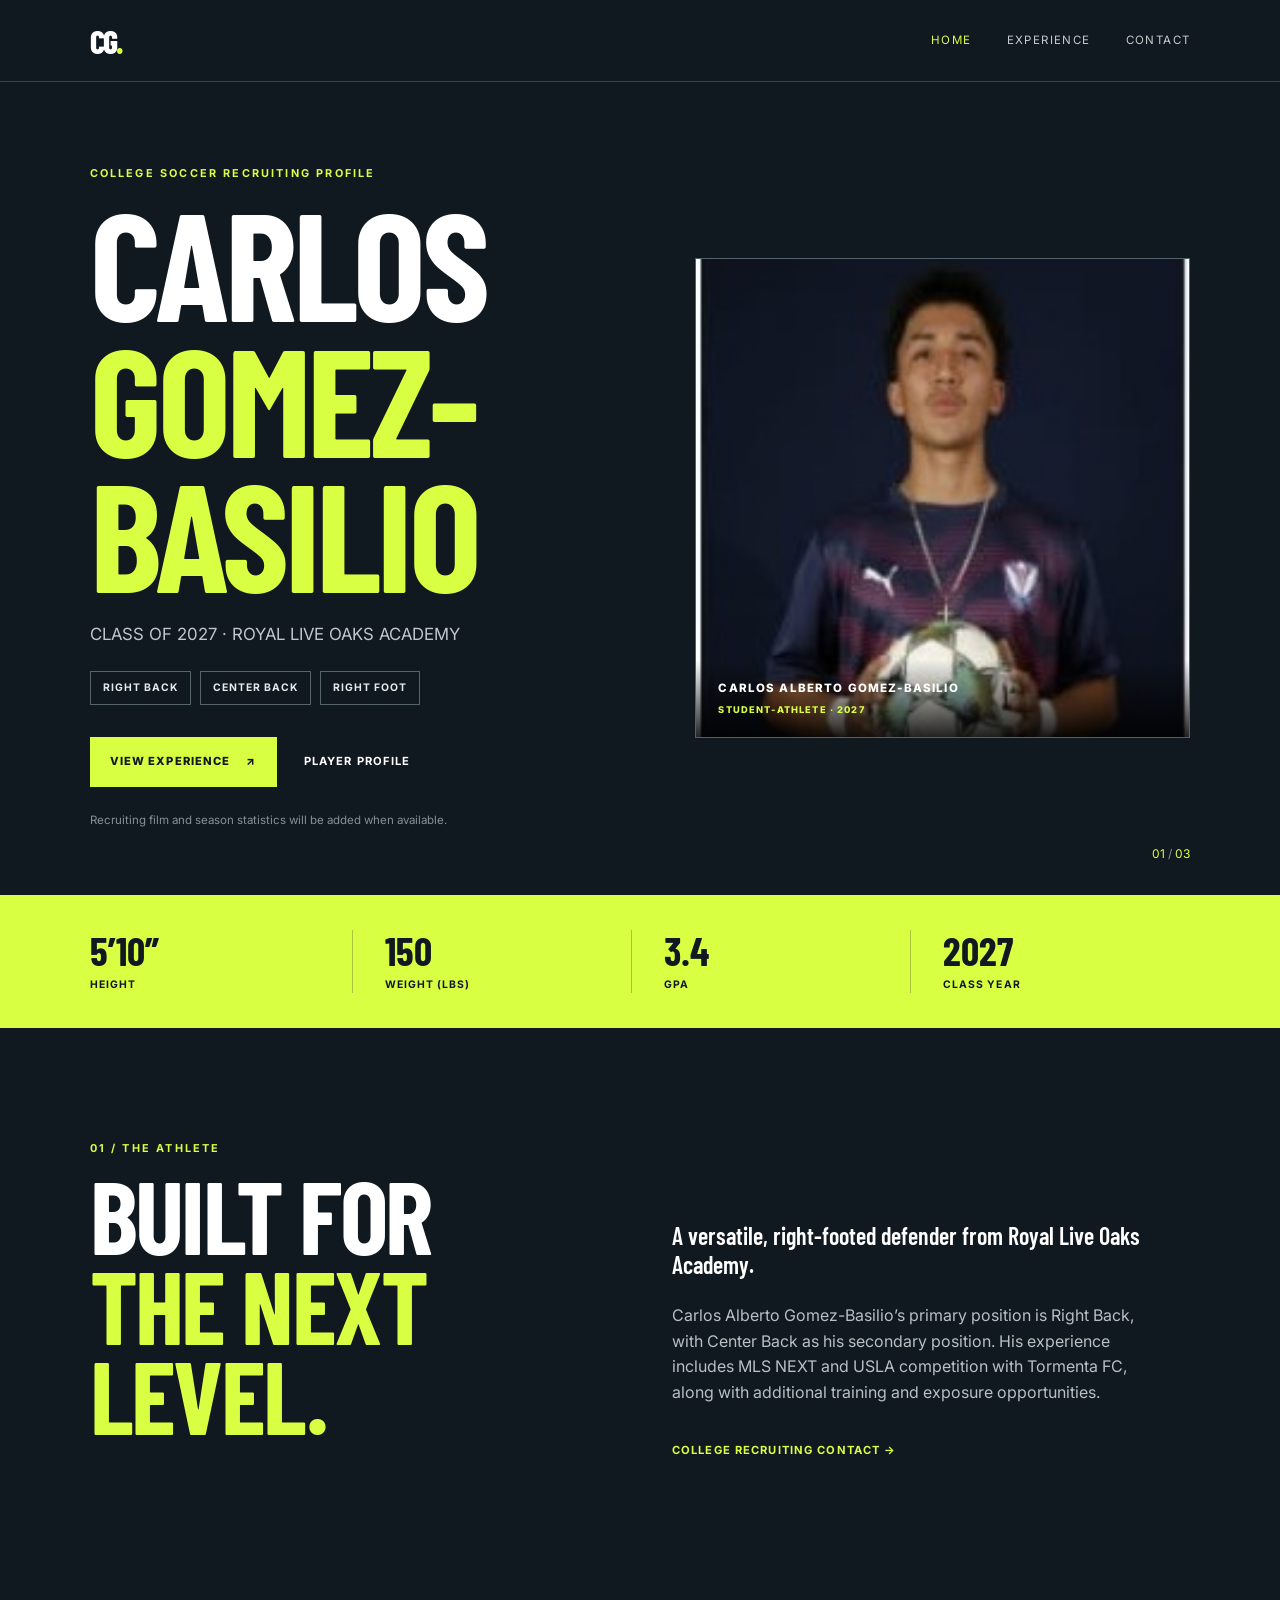
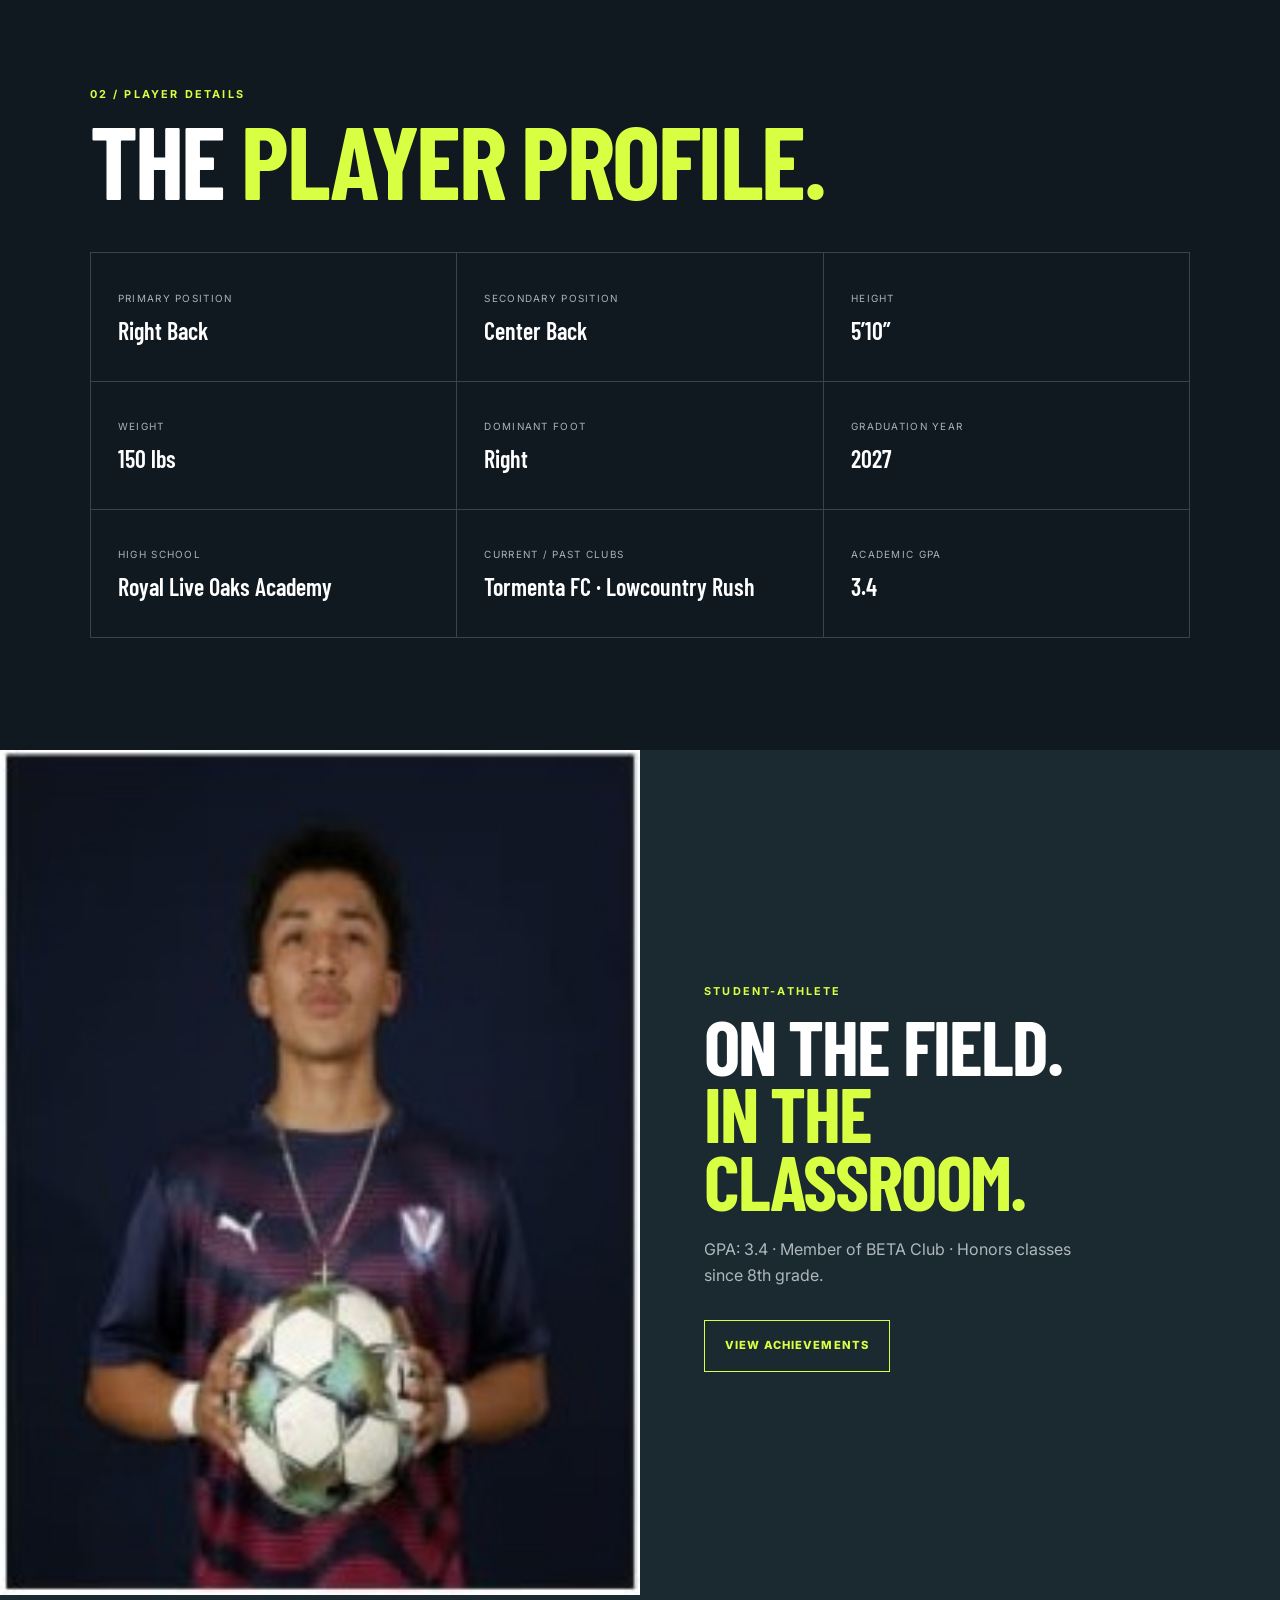
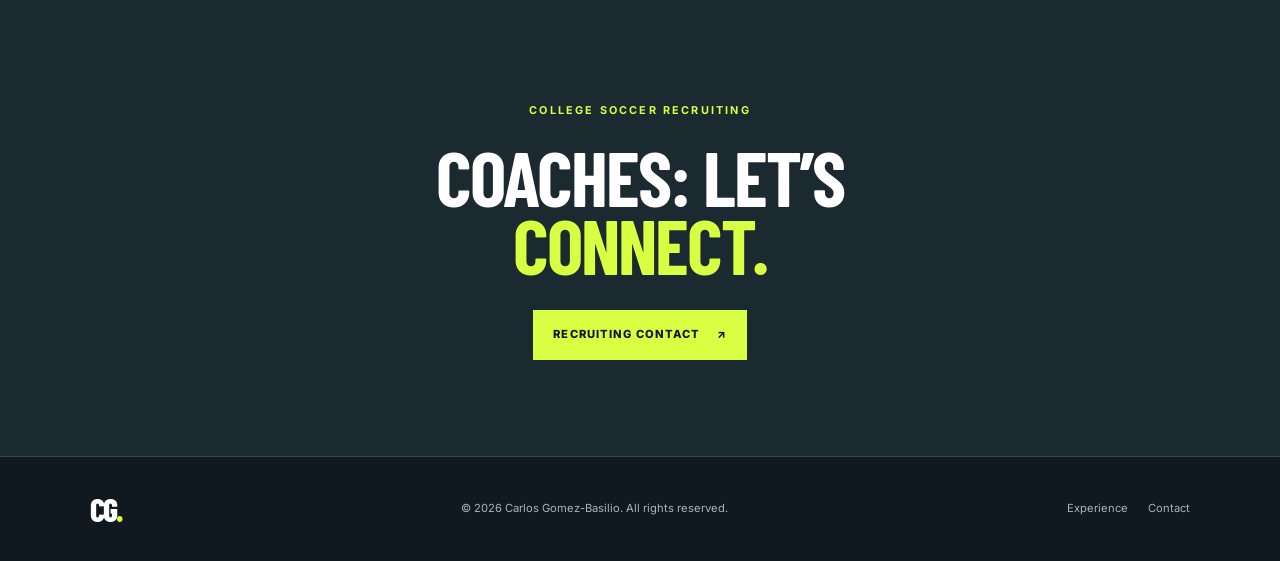
<file: index.html>
<!doctype html>
<html lang="en">
<head>
  <meta charset="utf-8">
  <meta name="viewport" content="width=device-width, initial-scale=1">
  <meta name="description" content="Carlos Alberto Gomez-Basilio — Class of 2027 soccer student-athlete at Royal Live Oaks Academy. Right back and center back recruiting profile.">
  <meta name="theme-color" content="#101820">
  <meta property="og:title" content="Carlos Alberto Gomez-Basilio | Soccer Recruiting">
  <meta property="og:description" content="Class of 2027 right back and center back at Royal Live Oaks Academy.">
  <meta property="og:type" content="website">
  <title>Carlos Alberto Gomez-Basilio | Soccer Recruiting</title>
  <link rel="preconnect" href="https://fonts.googleapis.com">
  <link rel="preconnect" href="https://fonts.gstatic.com" crossorigin>
  <link href="https://fonts.googleapis.com/css2?family=Barlow+Condensed:wght@500;600;700;800&family=Inter:wght@400;500;600;700&display=swap" rel="stylesheet">
  <link rel="stylesheet" href="styles.css">
</head>
<body>
<a class="skip-link" href="#main">Skip to content</a>
<header class="site-header">
  <a class="brand" href="index.html" aria-label="Carlos Gomez-Basilio home">CG<span>.</span></a>
  <button class="menu-toggle" aria-expanded="false" aria-controls="primary-nav" aria-label="Open navigation">☰</button>
  <nav id="primary-nav" class="nav" aria-label="Main navigation">
    <a class="active" href="index.html">Home</a><a href="media.html">Experience</a><a href="contact.html">Contact</a>
  </nav>
</header>
<main id="main">
  <section class="hero profile-hero">
    <div class="hero-copy">
      <p class="eyebrow">COLLEGE SOCCER RECRUITING PROFILE</p>
      <h1>CARLOS<br><span>GOMEZ-BASILIO</span></h1>
      <p class="hero-subtitle">CLASS OF 2027 · ROYAL LIVE OAKS ACADEMY</p>
      <div class="hero-tags"><span>RIGHT BACK</span><span>CENTER BACK</span><span>RIGHT FOOT</span></div>
      <div class="hero-actions"><a class="button button-primary" href="media.html">VIEW EXPERIENCE <span aria-hidden="true">↗</span></a><a class="text-link" href="#profile">PLAYER PROFILE</a></div>
      <p class="placeholder-note">Recruiting film and season statistics will be added when available.</p>
    </div>
    <div class="hero-visual player-photo-wrap"><img class="player-photo" src="carlos-profile.jpg" alt="Carlos Gomez-Basilio holding a soccer ball" loading="eager"><div class="photo-caption">CARLOS ALBERTO GOMEZ-BASILIO <span>STUDENT-ATHLETE · 2027</span></div></div>
    <div class="hero-index">01 <span>/</span> 03</div>
  </section>
  <section class="stat-strip" aria-label="Player snapshot">
    <div><span class="stat-value">5’10”</span><span class="stat-label">Height</span></div>
    <div><span class="stat-value">150</span><span class="stat-label">Weight (lbs)</span></div>
    <div><span class="stat-value">3.4</span><span class="stat-label">GPA</span></div>
    <div><span class="stat-value">2027</span><span class="stat-label">Class Year</span></div>
  </section>
  <section class="section about-section" id="profile">
    <div class="section-kicker">01 / THE ATHLETE</div>
    <div class="section-heading"><h2>BUILT FOR<br><span>THE NEXT LEVEL.</span></h2><div class="about-copy">
      <p class="lead">A versatile, right-footed defender from Royal Live Oaks Academy.</p>
      <p>Carlos Alberto Gomez-Basilio’s primary position is Right Back, with Center Back as his secondary position. His experience includes MLS NEXT and USLA competition with Tormenta FC, along with additional training and exposure opportunities.</p>
      <a class="arrow-link" href="contact.html">COLLEGE RECRUITING CONTACT <span aria-hidden="true">→</span></a>
    </div></div>
  </section>
  <section class="section facts-section">
    <div class="section-kicker">02 / PLAYER DETAILS</div><h2 class="section-title">THE <span>PLAYER PROFILE.</span></h2>
    <div class="facts-grid">
      <article><p class="fact-label">PRIMARY POSITION</p><p class="fact-value">Right Back</p></article>
      <article><p class="fact-label">SECONDARY POSITION</p><p class="fact-value">Center Back</p></article>
      <article><p class="fact-label">HEIGHT</p><p class="fact-value">5’10”</p></article>
      <article><p class="fact-label">WEIGHT</p><p class="fact-value">150 lbs</p></article>
      <article><p class="fact-label">DOMINANT FOOT</p><p class="fact-value">Right</p></article>
      <article><p class="fact-label">GRADUATION YEAR</p><p class="fact-value">2027</p></article>
      <article><p class="fact-label">HIGH SCHOOL</p><p class="fact-value">Royal Live Oaks Academy</p></article>
      <article><p class="fact-label">CURRENT / PAST CLUBS</p><p class="fact-value">Tormenta FC · Lowcountry Rush</p></article>
      <article><p class="fact-label">ACADEMIC GPA</p><p class="fact-value">3.4</p></article>
    </div>
  </section>
  <section class="feature-band">
    <div class="feature-image player-feature"><img src="carlos-profile.jpg" alt="Carlos Gomez-Basilio with a soccer ball" loading="lazy"></div>
    <div class="feature-copy"><p class="eyebrow">STUDENT-ATHLETE</p><h2>ON THE FIELD.<br><span>IN THE CLASSROOM.</span></h2><p>GPA: 3.4 · Member of BETA Club · Honors classes since 8th grade.</p><a class="button button-outline" href="media.html">VIEW ACHIEVEMENTS</a></div>
  </section>
  <section class="cta-section"><p class="eyebrow">COLLEGE SOCCER RECRUITING</p><h2>COACHES: LET’S<br><span>CONNECT.</span></h2><a class="button button-primary" href="contact.html">RECRUITING CONTACT <span aria-hidden="true">↗</span></a></section>
</main>
<footer class="site-footer"><a class="brand" href="index.html">CG<span>.</span></a><p>© <span id="year"></span> Carlos Gomez-Basilio. All rights reserved.</p><div><a href="media.html">Experience</a><a href="contact.html">Contact</a></div></footer>
<script src="script.js"></script>
</body></html>
</file>
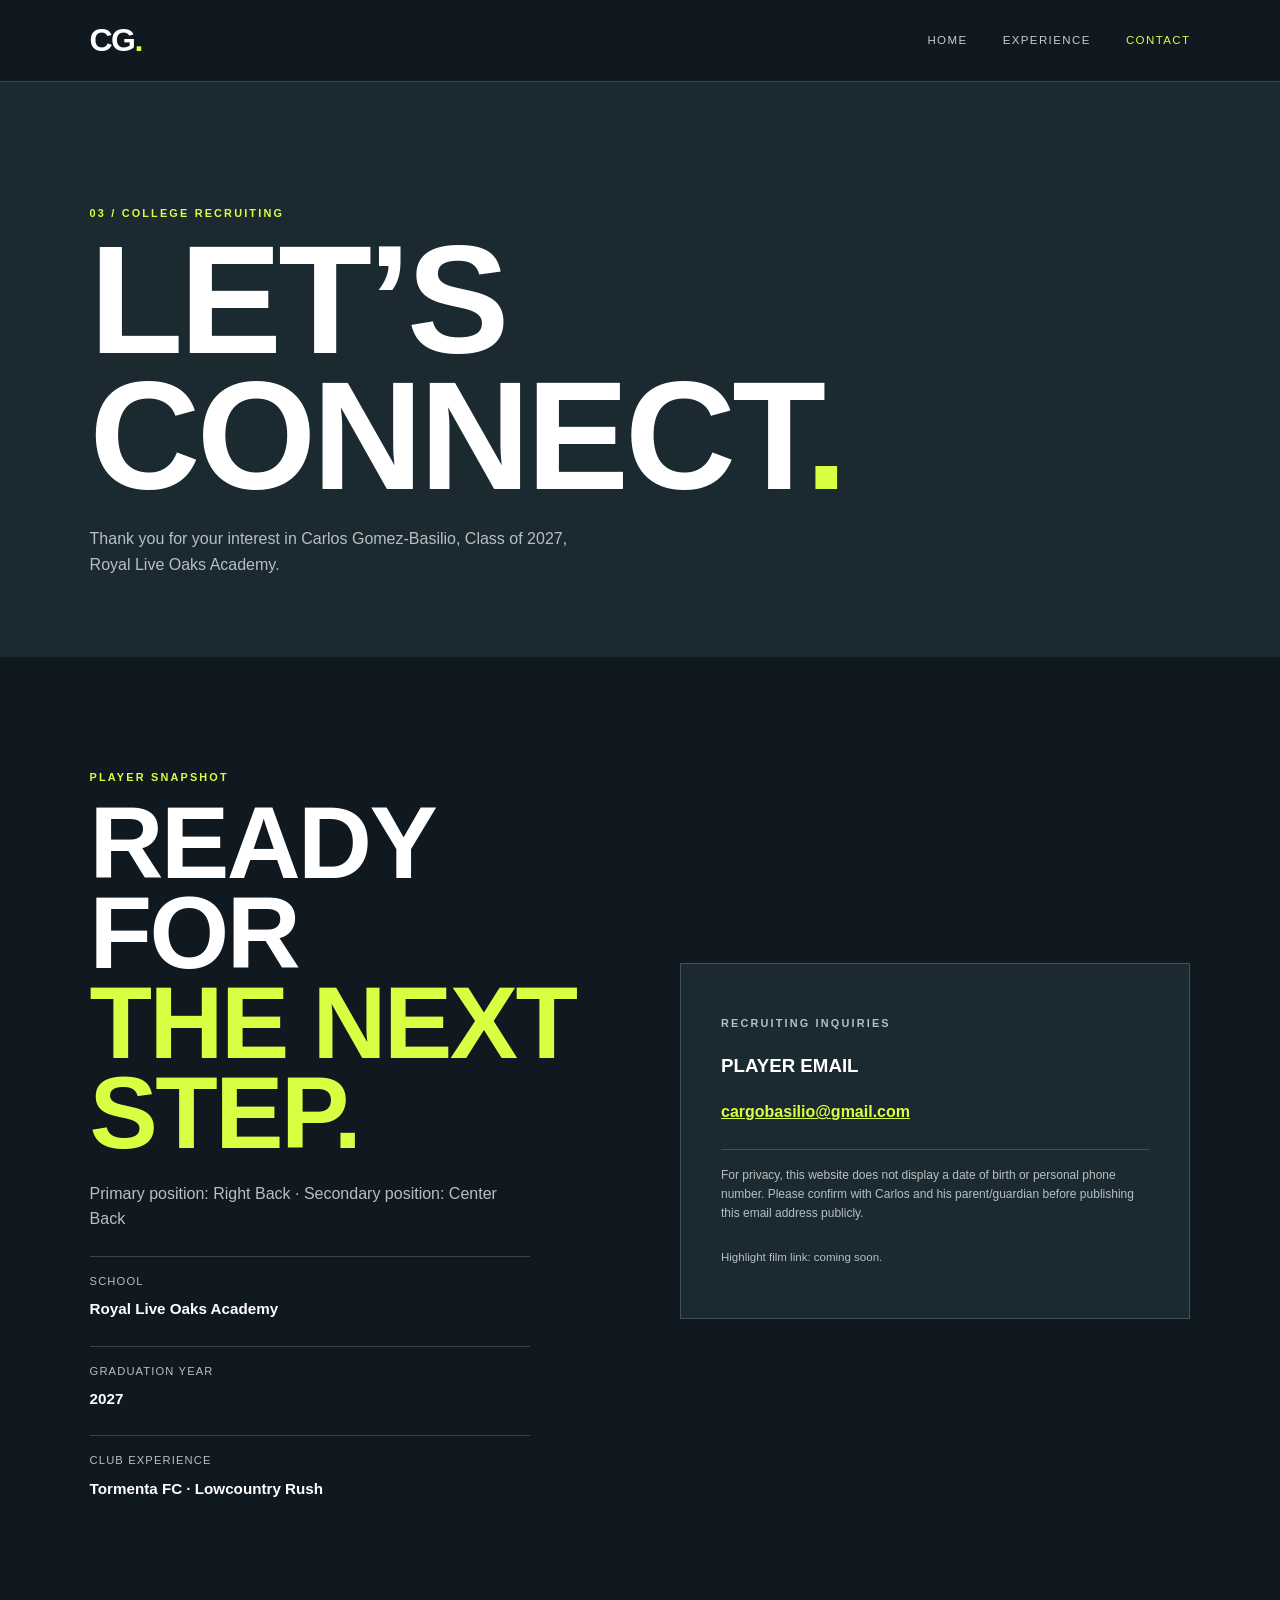
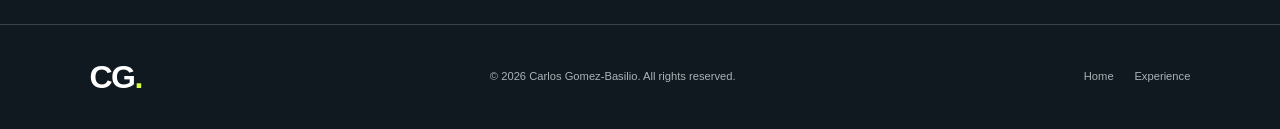
<file: contact.html>
<!doctype html>
<html lang="en"><head><meta charset="utf-8"><meta name="viewport" content="width=device-width, initial-scale=1"><meta name="description" content="College soccer recruiting contact for Carlos Gomez-Basilio, Class of 2027 at Royal Live Oaks Academy."><title>Recruiting Contact | Carlos Gomez-Basilio</title><link rel="stylesheet" href="styles.css"></head>
<body><a class="skip-link" href="#main">Skip to content</a>
<header class="site-header"><a class="brand" href="index.html">CG<span>.</span></a><button class="menu-toggle" aria-expanded="false" aria-controls="primary-nav" aria-label="Open navigation">☰</button><nav id="primary-nav" class="nav" aria-label="Main navigation"><a href="index.html">Home</a><a href="media.html">Experience</a><a class="active" href="contact.html">Contact</a></nav></header>
<main id="main"><section class="page-hero"><p class="eyebrow">03 / COLLEGE RECRUITING</p><h1>LET’S<br>CONNECT<span>.</span></h1><p>Thank you for your interest in Carlos Gomez-Basilio, Class of 2027, Royal Live Oaks Academy.</p></section>
<section class="section contact-layout"><div><div class="section-kicker">PLAYER SNAPSHOT</div><h2>READY FOR<br><span>THE NEXT STEP.</span></h2><p>Primary position: Right Back · Secondary position: Center Back</p><p class="contact-detail">SCHOOL <strong>Royal Live Oaks Academy</strong></p><p class="contact-detail">GRADUATION YEAR <strong>2027</strong></p><p class="contact-detail">CLUB EXPERIENCE <strong>Tormenta FC · Lowcountry Rush</strong></p></div>
<div class="contact-card"><p class="eyebrow">RECRUITING INQUIRIES</p><h3>PLAYER EMAIL</h3><p><a class="email-link" href="mailto:cargobasilio@gmail.com">cargobasilio@gmail.com</a></p><p class="contact-caution">For privacy, this website does not display a date of birth or personal phone number. Please confirm with Carlos and his parent/guardian before publishing this email address publicly.</p><p class="placeholder-note">Highlight film link: coming soon.</p></div></section></main>
<footer class="site-footer"><a class="brand" href="index.html">CG<span>.</span></a><p>© <span id="year"></span> Carlos Gomez-Basilio. All rights reserved.</p><div><a href="index.html">Home</a><a href="media.html">Experience</a></div></footer><script src="script.js"></script></body></html>
</file>
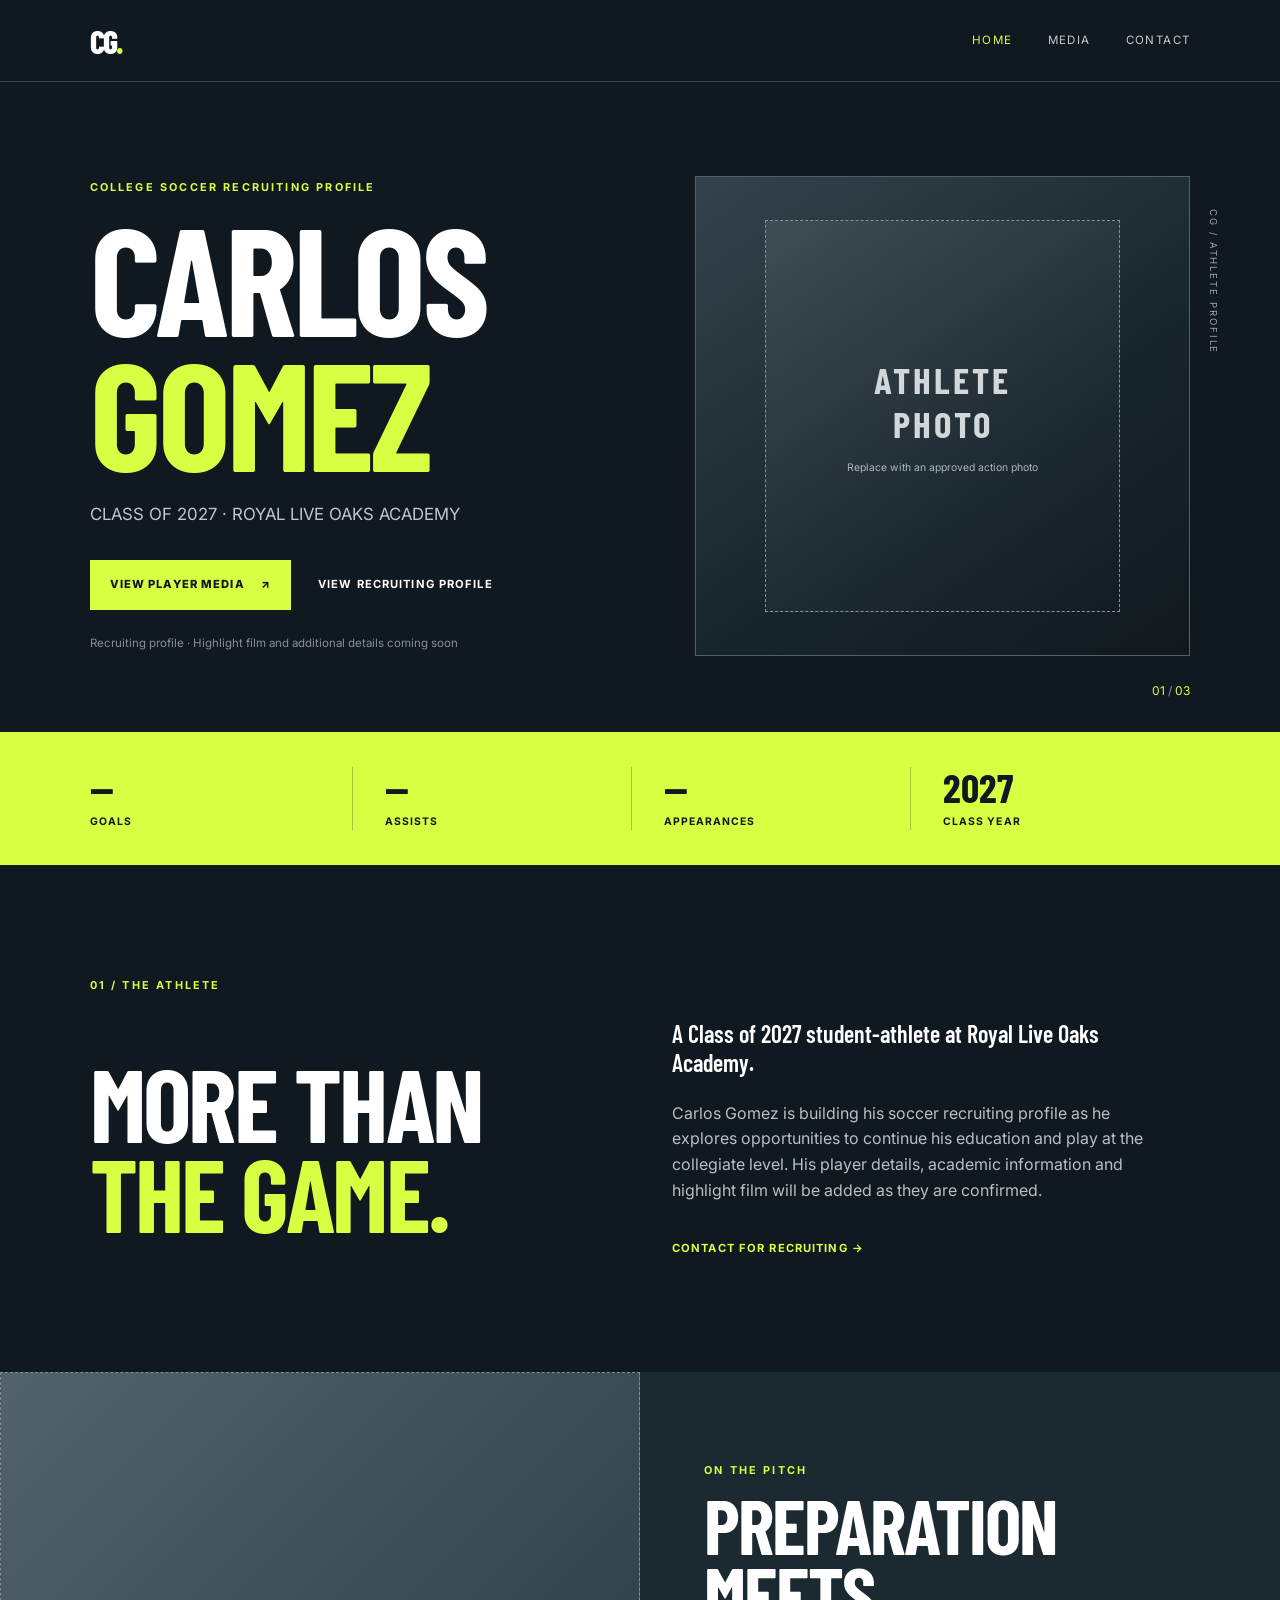
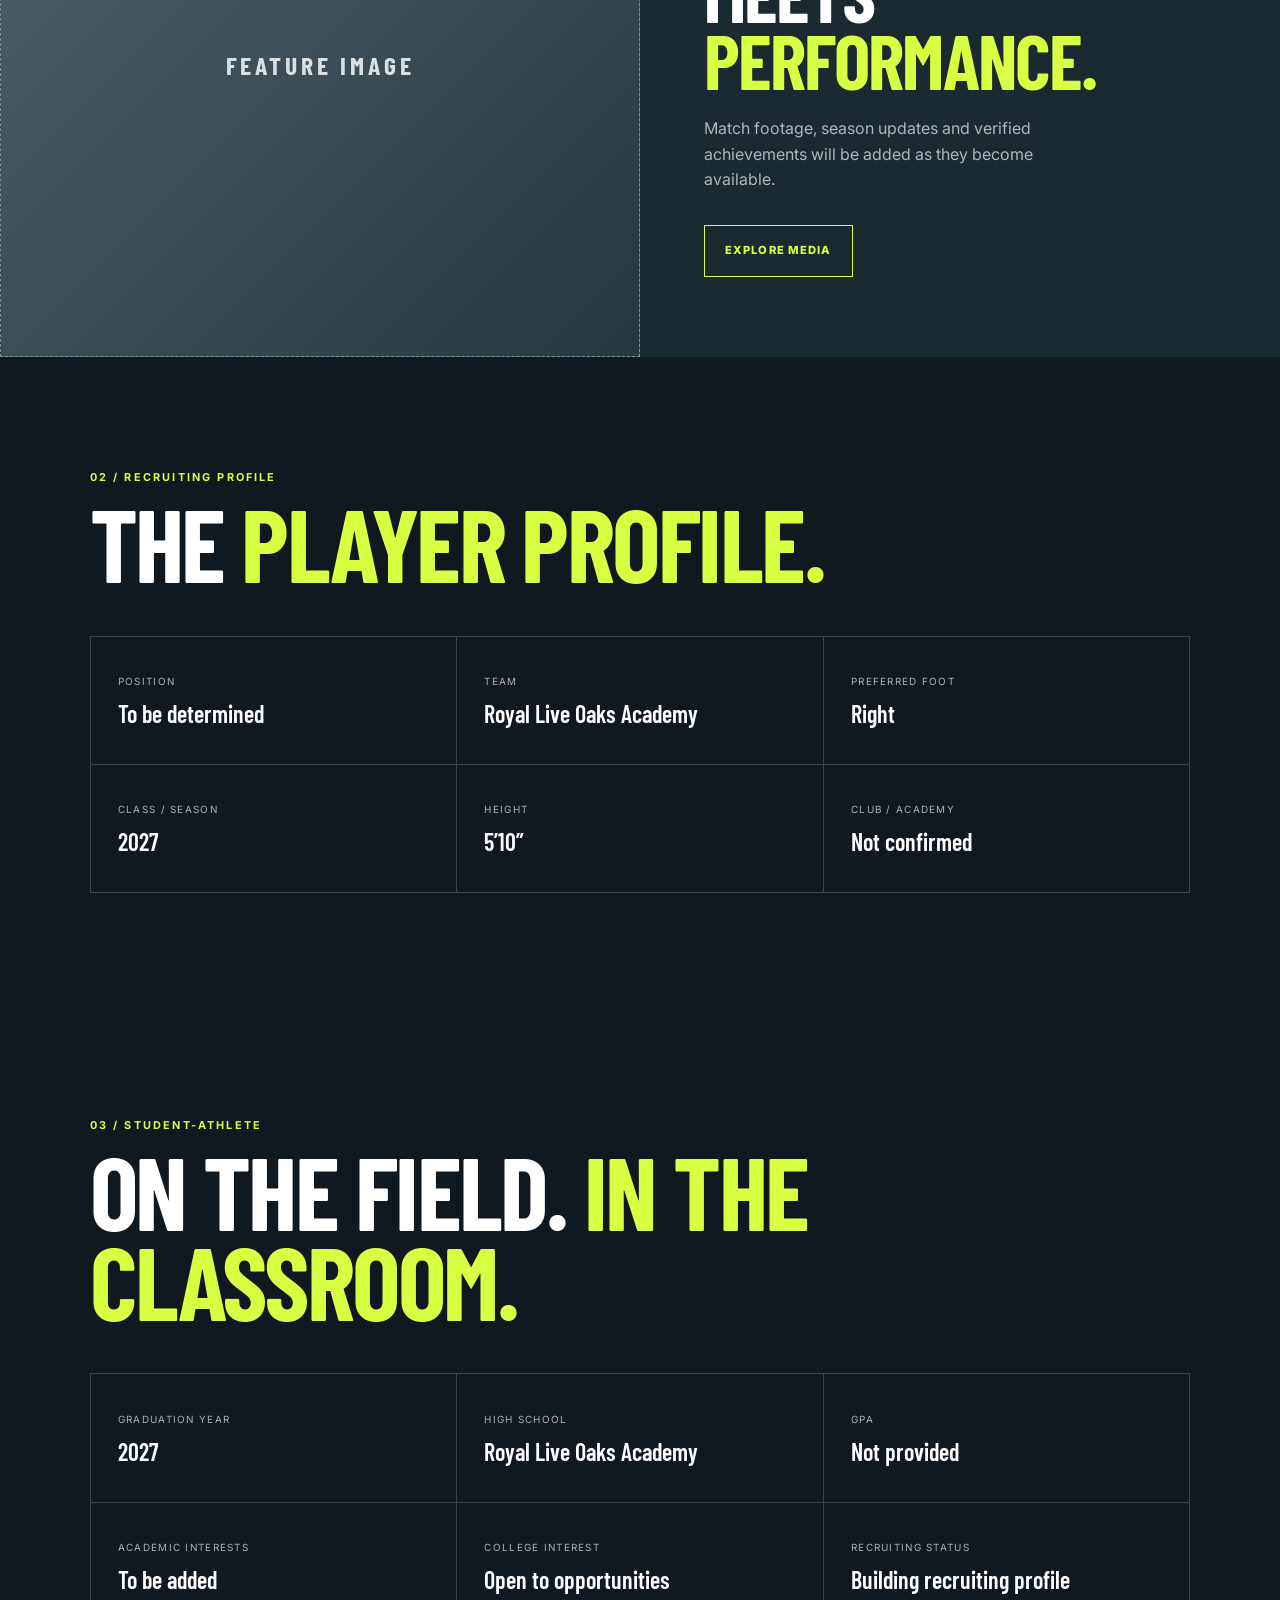
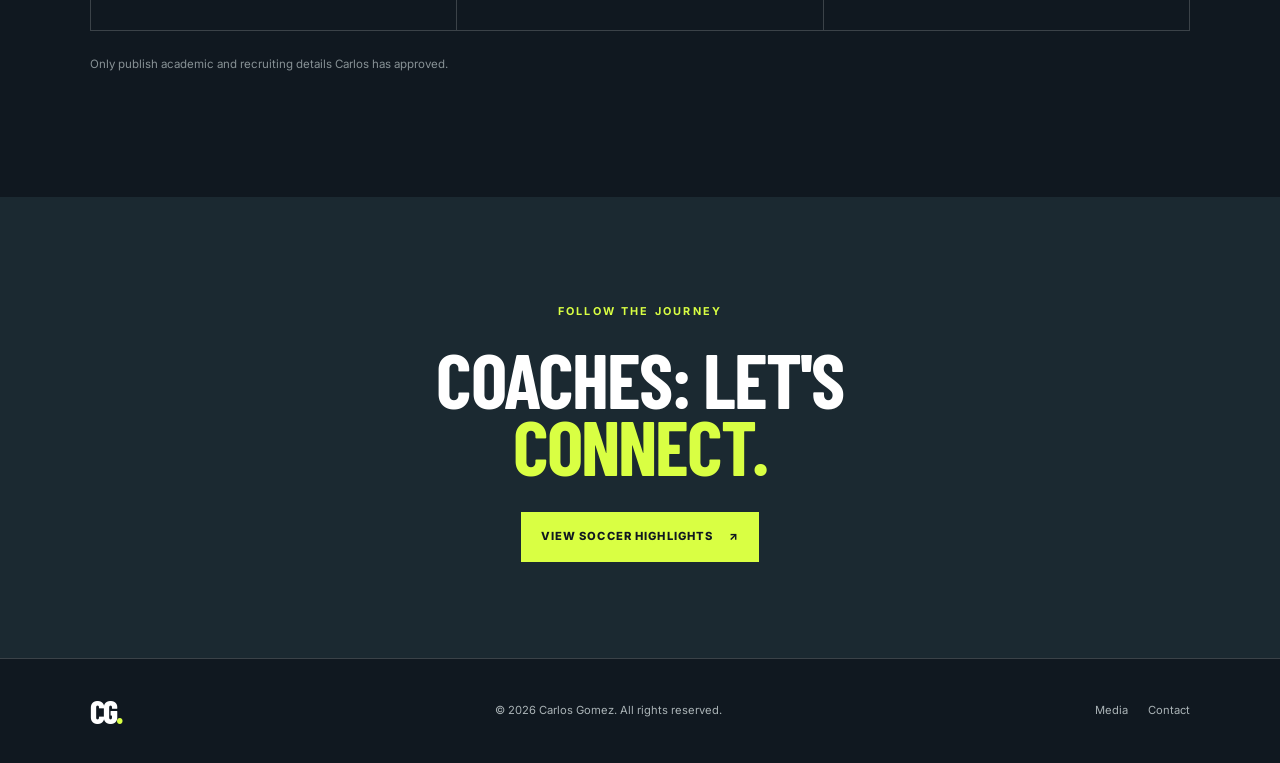
<file: index (23).html>
<!doctype html>
<html lang="en">
<head>
  <meta charset="utf-8">
  <meta name="viewport" content="width=device-width, initial-scale=1">
  <meta name="description" content="College soccer recruiting profile for Carlos Gomez, Class of 2027 at Royal Live Oaks Academy. View his player profile and recruiting information.">
  <meta name="theme-color" content="#101820">
  <meta property="og:title" content="Carlos Gomez | College Soccer Recruiting Profile">
  <meta property="og:description" content="Class of 2027 soccer student-athlete at Royal Live Oaks Academy. Player profile and recruiting information for Carlos Gomez.">
  <meta property="og:type" content="website">
  <title>Carlos Gomez | College Soccer Recruiting Profile</title>
  <link rel="preconnect" href="https://fonts.googleapis.com">
  <link rel="preconnect" href="https://fonts.gstatic.com" crossorigin>
  <link href="https://fonts.googleapis.com/css2?family=Barlow+Condensed:wght@500;600;700;800&family=Inter:wght@400;500;600;700&display=swap" rel="stylesheet">
  <link rel="stylesheet" href="styles.css">
  <script type="application/ld+json">
  {
    "@context":"https://schema.org",
    "@type":"Person",
    "name":"Carlos Gomez",
    "description":"Class of 2027 student-athlete at Royal Live Oaks Academy. Soccer recruiting profile.",
    "url":"https://example.com"
  }
  </script>
</head>
<body>
<a class="skip-link" href="#main">Skip to content</a>
<header class="site-header">
  <a class="brand" href="index.html" aria-label="Carlos Gomez home">CG<span>.</span></a>
  <button class="menu-toggle" aria-expanded="false" aria-controls="primary-nav" aria-label="Open navigation">☰</button>
  <nav id="primary-nav" class="nav" aria-label="Main navigation">
    <a class="active" href="index.html">Home</a>
    <a href="media.html">Media</a>
    <a href="contact.html">Contact</a>
  </nav>
</header>

<main id="main">
  <section class="hero">
    <div class="hero-copy">
      <p class="eyebrow">COLLEGE SOCCER RECRUITING PROFILE</p>
      <h1>CARLOS<br><span>GOMEZ</span></h1>
      <p class="hero-subtitle">CLASS OF 2027 · ROYAL LIVE OAKS ACADEMY</p>
      <div class="hero-actions">
        <a class="button button-primary" href="media.html">VIEW PLAYER MEDIA <span aria-hidden="true">↗</span></a>
        <a class="text-link" href="#about">VIEW RECRUITING PROFILE</a>
      </div>
      <p class="placeholder-note">Recruiting profile · Highlight film and additional details coming soon</p>
    </div>
    <div class="hero-visual" role="img" aria-label="Placeholder image area for Carlos Gomez in action">
      <div class="photo-placeholder"><span>ATHLETE<br>PHOTO</span><small>Replace with an approved action photo</small></div>
      <div class="vertical-label">CG / ATHLETE PROFILE</div>
    </div>
    <div class="hero-index">01 <span>/</span> 03</div>
  </section>

  <section class="stat-strip" aria-label="Career snapshot">
    <div><span class="stat-value">—</span><span class="stat-label">Goals</span></div>
    <div><span class="stat-value">—</span><span class="stat-label">Assists</span></div>
    <div><span class="stat-value">—</span><span class="stat-label">Appearances</span></div>
    <div><span class="stat-value">2027</span><span class="stat-label">Class Year</span></div>
  </section>

  <section class="section about-section" id="about">
    <div class="section-kicker">01 / THE ATHLETE</div>
    <div class="section-heading">
      <h2>MORE THAN<br><span>THE GAME.</span></h2>
      <div class="about-copy">
        <p class="lead">A Class of 2027 student-athlete at Royal Live Oaks Academy.</p>
        <p>Carlos Gomez is building his soccer recruiting profile as he explores opportunities to continue his education and play at the collegiate level. His player details, academic information and highlight film will be added as they are confirmed.</p>
        <a class="arrow-link" href="contact.html">CONTACT FOR RECRUITING <span aria-hidden="true">→</span></a>
      </div>
    </div>
  </section>

  <section class="feature-band">
    <div class="feature-image" role="img" aria-label="Placeholder for an athlete highlight photograph"><span>FEATURE IMAGE</span></div>
    <div class="feature-copy">
      <p class="eyebrow">ON THE PITCH</p>
      <h2>PREPARATION<br>MEETS <span>PERFORMANCE.</span></h2>
      <p>Match footage, season updates and verified achievements will be added as they become available.</p>
      <a class="button button-outline" href="media.html">EXPLORE MEDIA</a>
    </div>
  </section>

  <section class="section facts-section">
    <div class="section-kicker">02 / RECRUITING PROFILE</div>
    <h2 class="section-title">THE <span>PLAYER PROFILE.</span></h2>
    <div class="facts-grid">
      <article><p class="fact-label">POSITION</p><p class="fact-value">To be determined</p></article>
      <article><p class="fact-label">TEAM</p><p class="fact-value">Royal Live Oaks Academy</p></article>
      <article><p class="fact-label">PREFERRED FOOT</p><p class="fact-value">Right</p></article>
      <article><p class="fact-label">CLASS / SEASON</p><p class="fact-value">2027</p></article>
      <article><p class="fact-label">HEIGHT</p><p class="fact-value">5’10”</p></article>
      <article><p class="fact-label">CLUB / ACADEMY</p><p class="fact-value">Not confirmed</p></article>
    </div>
  </section>


  <section class="section facts-section">
    <div class="section-kicker">03 / STUDENT-ATHLETE</div>
    <h2 class="section-title">ON THE FIELD. <span>IN THE CLASSROOM.</span></h2>
    <div class="facts-grid">
      <article><p class="fact-label">GRADUATION YEAR</p><p class="fact-value">2027</p></article>
      <article><p class="fact-label">HIGH SCHOOL</p><p class="fact-value">Royal Live Oaks Academy</p></article>
      <article><p class="fact-label">GPA</p><p class="fact-value">Not provided</p></article>
      <article><p class="fact-label">ACADEMIC INTERESTS</p><p class="fact-value">To be added</p></article>
      <article><p class="fact-label">COLLEGE INTEREST</p><p class="fact-value">Open to opportunities</p></article>
      <article><p class="fact-label">RECRUITING STATUS</p><p class="fact-value">Building recruiting profile</p></article>
    </div>
    <p class="placeholder-note">Only publish academic and recruiting details Carlos has approved.</p>
  </section>

  <section class="cta-section">
    <p class="eyebrow">FOLLOW THE JOURNEY</p>
    <h2>COACHES: LET'S<br><span>CONNECT.</span></h2>
    <a class="button button-primary" href="media.html">VIEW SOCCER HIGHLIGHTS <span aria-hidden="true">↗</span></a>
  </section>
</main>

<footer class="site-footer">
  <a class="brand" href="index.html">CG<span>.</span></a>
  <p>© <span id="year"></span> Carlos Gomez. All rights reserved.</p>
  <div><a href="media.html">Media</a><a href="contact.html">Contact</a></div>
</footer>
<script src="script.js"></script>
</body>
</html>
</file>
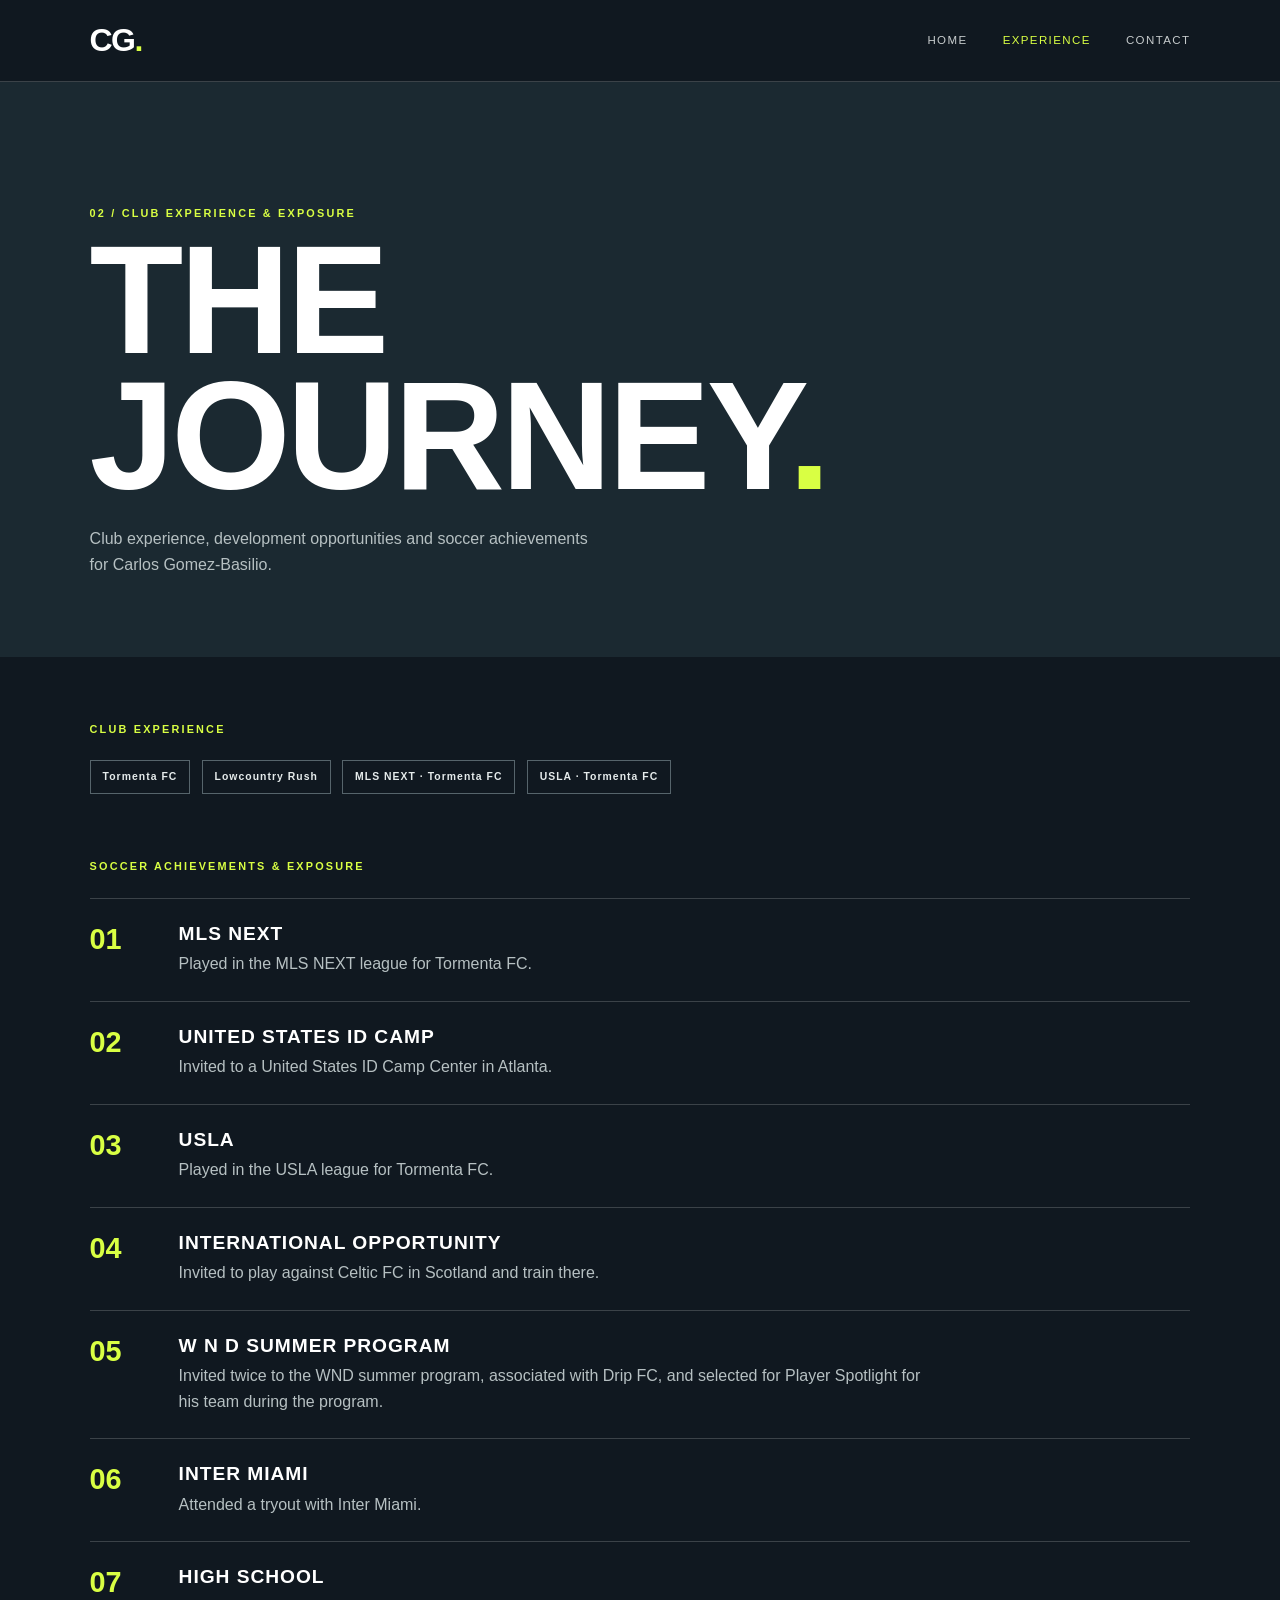
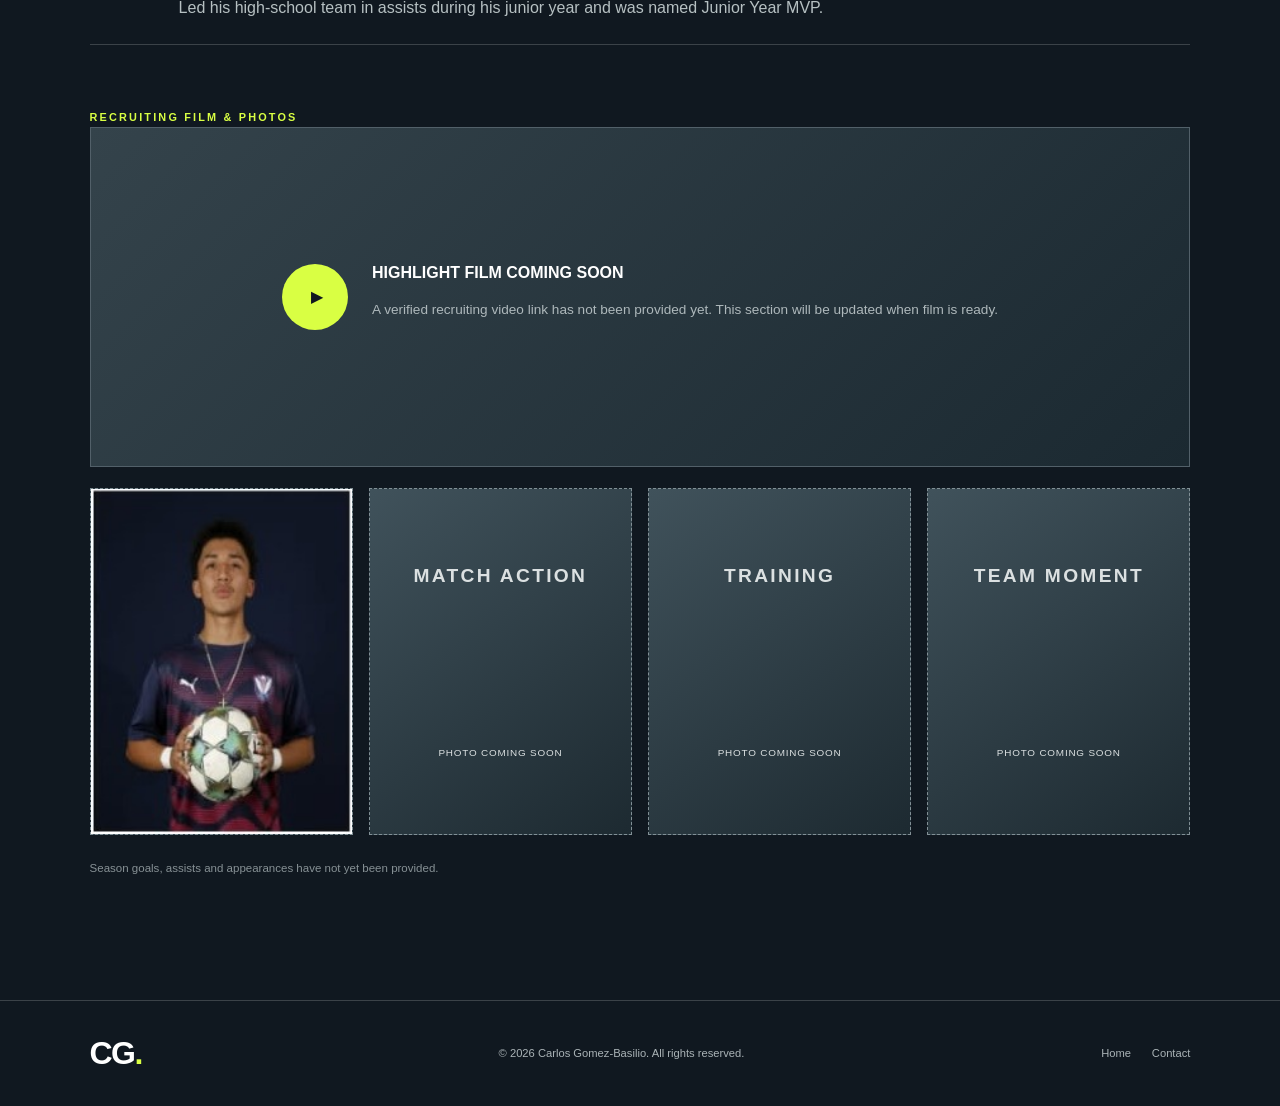
<file: media.html>
<!doctype html>
<html lang="en"><head><meta charset="utf-8"><meta name="viewport" content="width=device-width, initial-scale=1"><meta name="description" content="Club experience, soccer achievements and recruiting media for Carlos Gomez-Basilio, Class of 2027."><title>Experience & Achievements | Carlos Gomez-Basilio</title><link rel="stylesheet" href="styles.css"></head>
<body><a class="skip-link" href="#main">Skip to content</a>
<header class="site-header"><a class="brand" href="index.html">CG<span>.</span></a><button class="menu-toggle" aria-expanded="false" aria-controls="primary-nav" aria-label="Open navigation">☰</button><nav id="primary-nav" class="nav" aria-label="Main navigation"><a href="index.html">Home</a><a class="active" href="media.html">Experience</a><a href="contact.html">Contact</a></nav></header>
<main id="main"><section class="page-hero"><p class="eyebrow">02 / CLUB EXPERIENCE & EXPOSURE</p><h1>THE<br>JOURNEY<span>.</span></h1><p>Club experience, development opportunities and soccer achievements for Carlos Gomez-Basilio.</p></section>
<section class="section media-section"><div class="section-kicker">CLUB EXPERIENCE</div><div class="club-list"><span>Tormenta FC</span><span>Lowcountry Rush</span><span>MLS NEXT · Tormenta FC</span><span>USLA · Tormenta FC</span></div>
<div class="section-kicker gallery-kicker">SOCCER ACHIEVEMENTS & EXPOSURE</div><div class="timeline">
<article><span class="timeline-mark">01</span><div><h3>MLS NEXT</h3><p>Played in the MLS NEXT league for Tormenta FC.</p></div></article>
<article><span class="timeline-mark">02</span><div><h3>UNITED STATES ID CAMP</h3><p>Invited to a United States ID Camp Center in Atlanta.</p></div></article>
<article><span class="timeline-mark">03</span><div><h3>USLA</h3><p>Played in the USLA league for Tormenta FC.</p></div></article>
<article><span class="timeline-mark">04</span><div><h3>INTERNATIONAL OPPORTUNITY</h3><p>Invited to play against Celtic FC in Scotland and train there.</p></div></article>
<article><span class="timeline-mark">05</span><div><h3>W N D SUMMER PROGRAM</h3><p>Invited twice to the WND summer program, associated with Drip FC, and selected for Player Spotlight for his team during the program.</p></div></article>
<article><span class="timeline-mark">06</span><div><h3>INTER MIAMI</h3><p>Attended a tryout with Inter Miami.</p></div></article>
<article><span class="timeline-mark">07</span><div><h3>HIGH SCHOOL</h3><p>Led his high-school team in assists during his junior year and was named Junior Year MVP.</p></div></article>
</div>
<div class="section-kicker gallery-kicker">RECRUITING FILM & PHOTOS</div><div class="video-placeholder"><div class="play-icon" aria-hidden="true">▶</div><div><strong>HIGHLIGHT FILM COMING SOON</strong><p>A verified recruiting video link has not been provided yet. This section will be updated when film is ready.</p></div></div>
<div class="gallery"><div class="gallery-tile photo-tile"><img src="carlos-profile.jpg" alt="Carlos Gomez-Basilio holding a soccer ball" loading="lazy"></div><div class="gallery-tile">MATCH ACTION<br><small>PHOTO COMING SOON</small></div><div class="gallery-tile">TRAINING<br><small>PHOTO COMING SOON</small></div><div class="gallery-tile">TEAM MOMENT<br><small>PHOTO COMING SOON</small></div></div>
<p class="placeholder-note">Season goals, assists and appearances have not yet been provided.</p></section></main>
<footer class="site-footer"><a class="brand" href="index.html">CG<span>.</span></a><p>© <span id="year"></span> Carlos Gomez-Basilio. All rights reserved.</p><div><a href="index.html">Home</a><a href="contact.html">Contact</a></div></footer><script src="script.js"></script></body></html>
</file>
<file: styles.css>
:root{--ink:#101820;--paper:#f3f1ec;--muted:#aeb5b8;--accent:#d9ff43;--line:rgba(255,255,255,.18)}
*{box-sizing:border-box}html{scroll-behavior:smooth}body{margin:0;background:var(--ink);color:#fff;font-family:Inter,Arial,sans-serif;line-height:1.6}a{color:inherit}.skip-link{position:absolute;left:-9999px;top:1rem;background:var(--accent);color:#101820;padding:.7rem 1rem;z-index:20}.skip-link:focus{left:1rem}.site-header{height:82px;padding:0 7vw;display:flex;align-items:center;justify-content:space-between;border-bottom:1px solid var(--line);position:relative;z-index:5}.brand{font:800 2rem 'Barlow Condensed',sans-serif;text-decoration:none;letter-spacing:-.05em}.brand span,.page-hero h1 span,.section-title span{color:var(--accent)}.nav{display:flex;gap:2.2rem}.nav a{text-decoration:none;text-transform:uppercase;font-size:.72rem;letter-spacing:.12em;color:#c6cbcc}.nav a:hover,.nav a:focus-visible,.nav a.active{color:var(--accent)}.menu-toggle{display:none;background:none;border:1px solid var(--line);color:#fff;padding:.5rem .7rem;font-size:1.2rem}
.hero{min-height:650px;padding:8vh 7vw 6vh;display:grid;grid-template-columns:1.1fr .9fr;align-items:center;position:relative;overflow:hidden}.eyebrow,.section-kicker{font-size:.68rem;letter-spacing:.2em;font-weight:700;color:var(--accent)}h1,h2,.section-title{font-family:'Barlow Condensed',Impact,sans-serif;line-height:.88;letter-spacing:-.025em;margin:.7rem 0 1.4rem}.hero h1{font-size:clamp(5rem,12vw,10.5rem)}.hero h1 span,.section-heading h2 span,.feature-copy h2 span,.facts-section h2 span,.contact-layout h2 span,.cta-section h2 span{color:var(--accent)}.hero-subtitle{max-width:390px;color:#c2c8ca;font-size:1.05rem}.hero-actions{display:flex;align-items:center;gap:1.7rem;margin-top:2rem;flex-wrap:wrap}.button{display:inline-flex;align-items:center;gap:1rem;padding:1rem 1.25rem;text-decoration:none;font-size:.7rem;font-weight:800;letter-spacing:.1em;transition:transform .2s,background .2s}.button:hover{transform:translateY(-3px)}.button-primary{background:var(--accent);color:var(--ink)}.button-outline{border:1px solid var(--accent);color:var(--accent)}.text-link,.arrow-link{font-size:.7rem;letter-spacing:.1em;font-weight:700;text-decoration:none}.text-link:hover,.arrow-link:hover{color:var(--accent)}.placeholder-note{font-size:.72rem;color:#879195;margin-top:1.5rem}.hero-visual{height:480px;position:relative;background:linear-gradient(145deg,#34434b,#18242c 60%,#11191e);display:grid;place-items:center;border:1px solid #526069}.photo-placeholder{width:72%;height:82%;border:1px dashed #849198;display:flex;flex-direction:column;align-items:center;justify-content:center;color:#d2d8da;text-align:center;font:700 2.3rem 'Barlow Condensed',sans-serif;letter-spacing:.08em;background:linear-gradient(145deg,rgba(255,255,255,.08),transparent)}.photo-placeholder small{font:400 .65rem Inter,sans-serif;letter-spacing:0;color:#aeb7ba;margin-top:1rem}.vertical-label{position:absolute;right:-2rem;top:2rem;writing-mode:vertical-rl;font-size:.6rem;letter-spacing:.2em;color:#9ba5a8}.hero-index{position:absolute;bottom:2rem;right:7vw;color:var(--accent);font-size:.75rem}.hero-index span{color:#879195}.stat-strip{background:var(--accent);color:var(--ink);padding:2.2rem 7vw;display:grid;grid-template-columns:repeat(4,1fr);gap:1rem}.stat-strip>div{display:flex;flex-direction:column;border-right:1px solid rgba(16,24,32,.25);padding-left:1rem}.stat-strip>div:first-child{padding-left:0}.stat-strip>div:last-child{border:0}.stat-value{font:700 2.5rem 'Barlow Condensed',sans-serif;line-height:1}.stat-label{font-size:.65rem;text-transform:uppercase;letter-spacing:.1em;margin-top:.4rem;font-weight:700}.section{padding:7rem 7vw}.section-heading{display:grid;grid-template-columns:1fr 1fr;gap:4rem;align-items:end}.section-heading h2,.contact-layout h2{font-size:clamp(4rem,8vw,7rem)}.about-copy{max-width:480px;color:#b8c0c2}.lead{font:600 1.5rem 'Barlow Condensed',sans-serif;color:#fff}.arrow-link{display:inline-block;color:var(--accent);margin-top:1.3rem}.feature-band{display:grid;grid-template-columns:1fr 1fr;background:#1b2931}.feature-image{min-height:430px;background:linear-gradient(135deg,#52636b,#263740);display:grid;place-items:center;color:#dbe0e1;font:700 1.6rem 'Barlow Condensed',sans-serif;letter-spacing:.15em;border:1px dashed #829096}.feature-copy{padding:5rem 7vw 5rem 4rem;align-self:center}.feature-copy h2,.cta-section h2{font-size:clamp(3.5rem,6vw,5.5rem)}.feature-copy p:not(.eyebrow){color:#aeb8bb;max-width:390px;margin-bottom:2rem}.section-title{font-size:clamp(4rem,8vw,7rem)}.facts-grid{display:grid;grid-template-columns:repeat(3,1fr);border-top:1px solid var(--line);border-left:1px solid var(--line);margin-top:3rem}.facts-grid article{padding:1.7rem;border-right:1px solid var(--line);border-bottom:1px solid var(--line);min-height:125px}.fact-label{font-size:.62rem;color:#aab4b7;letter-spacing:.13em}.fact-value{font:600 1.5rem 'Barlow Condensed',sans-serif;margin:.5rem 0}.cta-section{text-align:center;padding:6rem 1.5rem;background:#1b2931}.cta-section h2{margin:1.5rem 0 2rem}.site-footer{padding:2rem 7vw;display:flex;align-items:center;justify-content:space-between;gap:1.5rem;border-top:1px solid var(--line);color:#aab3b6;font-size:.7rem}.site-footer .brand{color:#fff}.site-footer div{display:flex;gap:1.3rem}.site-footer a{text-decoration:none}.site-footer a:hover{color:var(--accent)}
.page-hero{padding:7rem 7vw 4rem;background:#1b2931}.page-hero h1{font-size:clamp(5rem,12vw,10rem)}.page-hero>p:last-child{color:#b6c0c2;max-width:500px}.media-section{padding-top:4rem}.video-placeholder{min-height:340px;background:linear-gradient(135deg,#34434b,#1b2931);border:1px solid #526069;display:flex;align-items:center;justify-content:center;gap:1.5rem;text-align:left;padding:2rem}.play-icon{width:66px;height:66px;border-radius:50%;display:grid;place-items:center;background:var(--accent);color:var(--ink);padding-left:4px}.video-placeholder p{color:#aeb8bb;font-size:.85rem}.gallery-kicker{margin-top:4rem}.gallery{display:grid;grid-template-columns:repeat(4,1fr);gap:1rem;margin-top:1.3rem}.gallery-tile{min-height:230px;display:grid;place-items:center;text-align:center;font:700 1.2rem 'Barlow Condensed',sans-serif;letter-spacing:.12em;color:#dbe0e1;border:1px dashed #829096;background:linear-gradient(145deg,#40525b,#1d2a31)}.tile-two{background:linear-gradient(145deg,#4b5559,#26343a)}.tile-three{background:linear-gradient(145deg,#3c4b55,#18242b)}.tile-four{background:linear-gradient(145deg,#53616a,#26343a)}.contact-layout{display:grid;grid-template-columns:1fr 1fr;gap:5rem}.contact-layout>div>p{color:#b6c0c2;max-width:440px}.contact-card{padding:2.5rem;background:#1b2931;border:1px solid #41515a;align-self:center}.contact-card>p:not(.eyebrow){color:#b6c0c2}.contact-card small{display:block;color:#879195;margin-top:1rem}.contact-detail{border-top:1px solid var(--line);padding-top:1rem;margin-top:1.5rem;font-size:.7rem;letter-spacing:.1em}.contact-detail strong{display:block;color:#fff;font-size:.95rem;letter-spacing:0;margin-top:.4rem}
:focus-visible{outline:3px solid var(--accent);outline-offset:4px}
@media(max-width:760px){.site-header{height:70px;padding:0 5vw}.menu-toggle{display:block}.nav{display:none;position:absolute;top:69px;left:0;right:0;background:#101820;padding:1.5rem 5vw;flex-direction:column;gap:1.2rem;border-bottom:1px solid var(--line)}.nav.open{display:flex}.hero{grid-template-columns:1fr;padding:5rem 5vw 4rem;gap:2.5rem}.hero h1{font-size:clamp(5rem,19vw,8rem)}.hero-visual{height:350px}.vertical-label{right:.5rem}.hero-index{right:5vw}.stat-strip{padding:1.7rem 5vw;grid-template-columns:repeat(2,1fr);row-gap:1.5rem}.stat-strip>div:nth-child(2){border:0}.stat-strip>div:nth-child(3){padding-left:0}.section{padding:4.5rem 5vw}.section-heading,.feature-band,.contact-layout{grid-template-columns:1fr;gap:2rem}.feature-copy{padding:3.5rem 5vw}.feature-image{min-height:280px}.facts-grid{grid-template-columns:repeat(2,1fr)}.page-hero{padding:5rem 5vw 3rem}.gallery{grid-template-columns:repeat(2,1fr)}.gallery-tile{min-height:170px}.site-footer{padding:2rem 5vw;flex-wrap:wrap}.site-footer p{order:3;width:100%;margin:0}.video-placeholder{min-height:260px;flex-direction:column;text-align:center}}
@media(max-width:420px){.facts-grid{grid-template-columns:1fr}.hero-actions{align-items:flex-start;flex-direction:column}.gallery{gap:.6rem}.gallery-tile{min-height:140px;font-size:1rem}}
@media(prefers-reduced-motion:reduce){html{scroll-behavior:auto}*,*::before,*::after{transition:none!important;animation:none!important}}

/* Added styles for Carlos's verified player profile */
.hero-tags{display:flex;gap:.55rem;flex-wrap:wrap;margin-top:1.4rem}.hero-tags span,.club-list span{border:1px solid #56646b;padding:.5rem .75rem;color:#e5ebeb;font-size:.65rem;font-weight:700;letter-spacing:.1em}.player-photo-wrap{display:block;overflow:hidden}.player-photo{width:100%;height:100%;object-fit:cover;object-position:center 28%;display:block}.photo-caption{position:absolute;left:0;right:0;bottom:0;padding:1.2rem 1.4rem;background:linear-gradient(transparent,rgba(0,0,0,.85));font-size:.72rem;font-weight:800;letter-spacing:.1em}.photo-caption span{display:block;color:#d9ff43;font-size:.58rem;margin-top:.3rem}.player-feature{padding:0;border:0;overflow:hidden}.player-feature img{width:100%;height:100%;min-height:430px;object-fit:cover;object-position:center 28%;display:block}.club-list{display:flex;gap:.7rem;flex-wrap:wrap;margin:1.3rem 0 3rem}.timeline{border-top:1px solid var(--line);margin-top:1.4rem}.timeline article{display:grid;grid-template-columns:65px 1fr;gap:1.5rem;padding:1.5rem 0;border-bottom:1px solid var(--line)}.timeline-mark{font:700 1.8rem 'Barlow Condensed',sans-serif;color:var(--accent)}.timeline h3{font:700 1.2rem 'Barlow Condensed',sans-serif;letter-spacing:.05em;margin:0 0 .4rem}.timeline p{color:#b6c0c2;margin:0;max-width:760px}.gallery-tile small{display:block;font:500 .62rem Inter,sans-serif;letter-spacing:.08em;margin-top:.5rem}.photo-tile{padding:0;overflow:hidden}.photo-tile img{width:100%;height:100%;min-height:230px;object-fit:cover;object-position:center 28%}.email-link{color:var(--accent);font-weight:700}.contact-caution{font-size:.75rem;color:#aeb8bb;border-top:1px solid var(--line);padding-top:1rem;margin-top:1.5rem}
</file>
